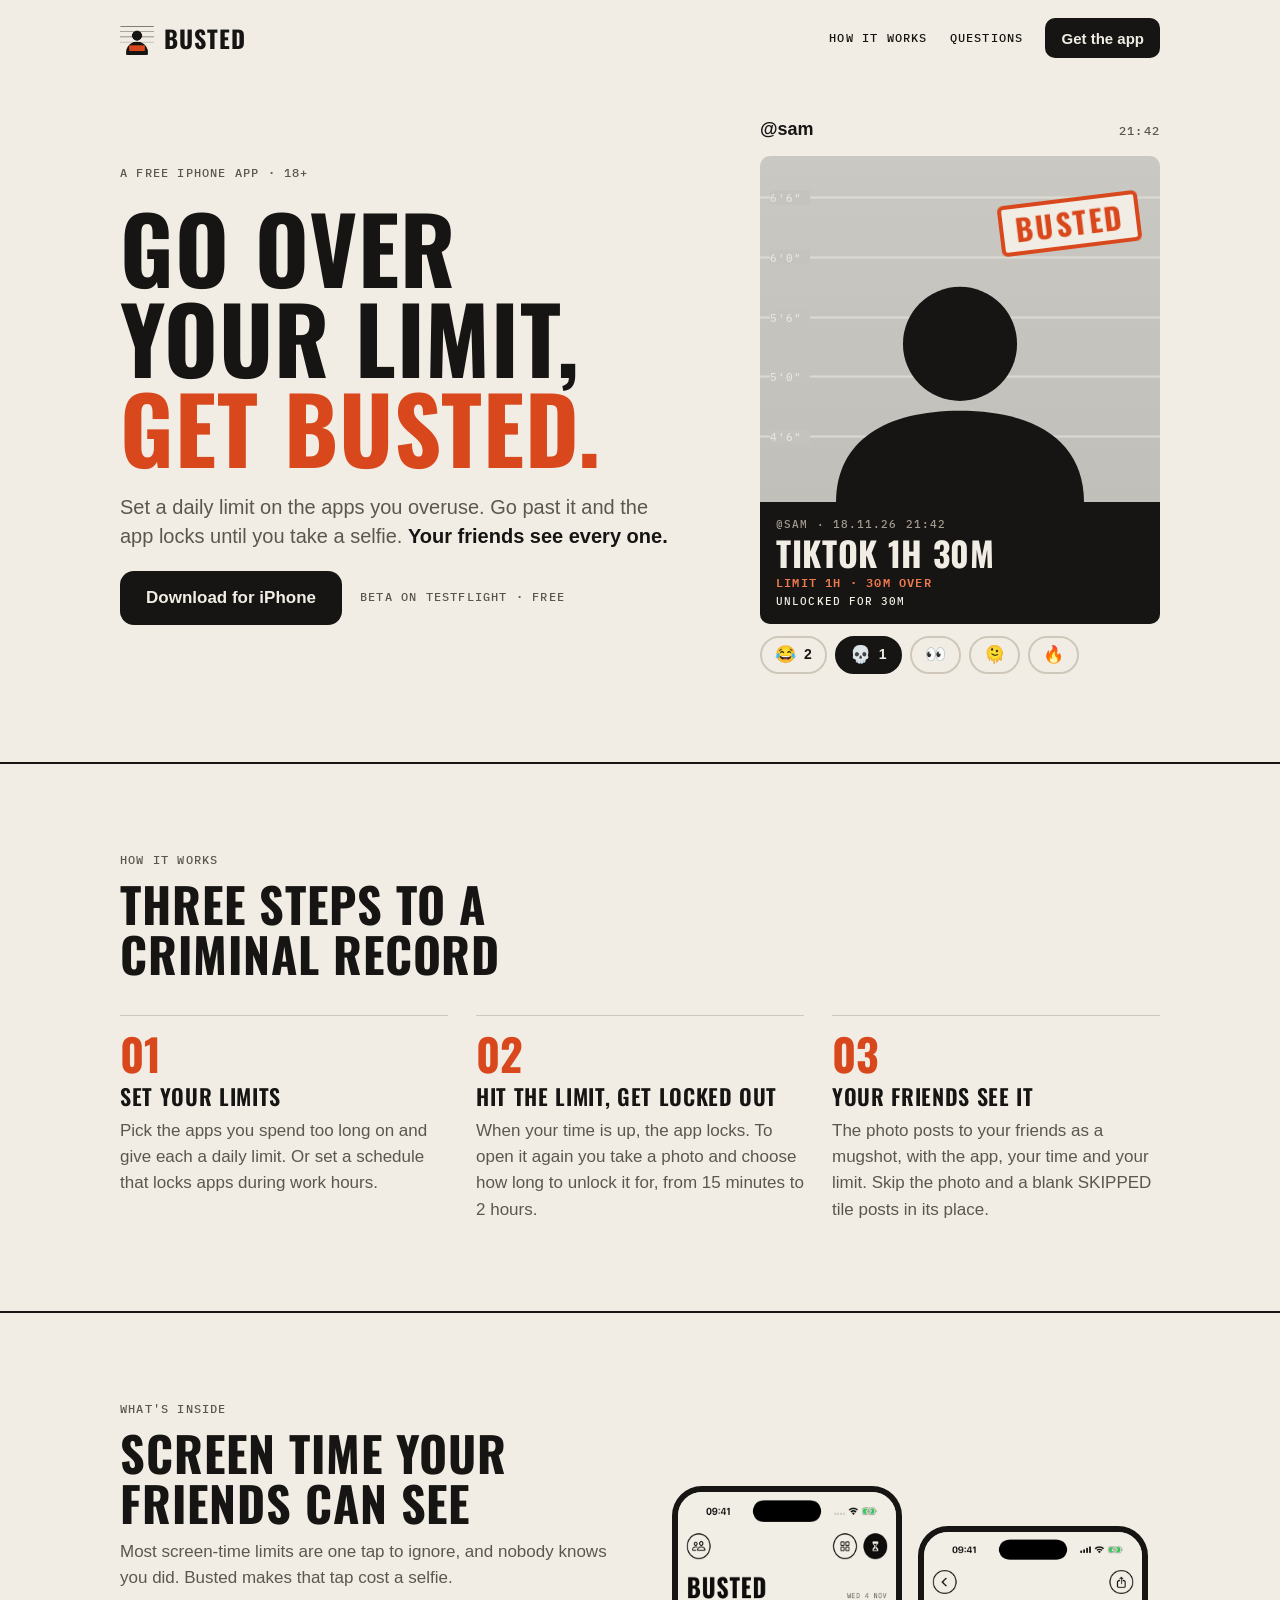
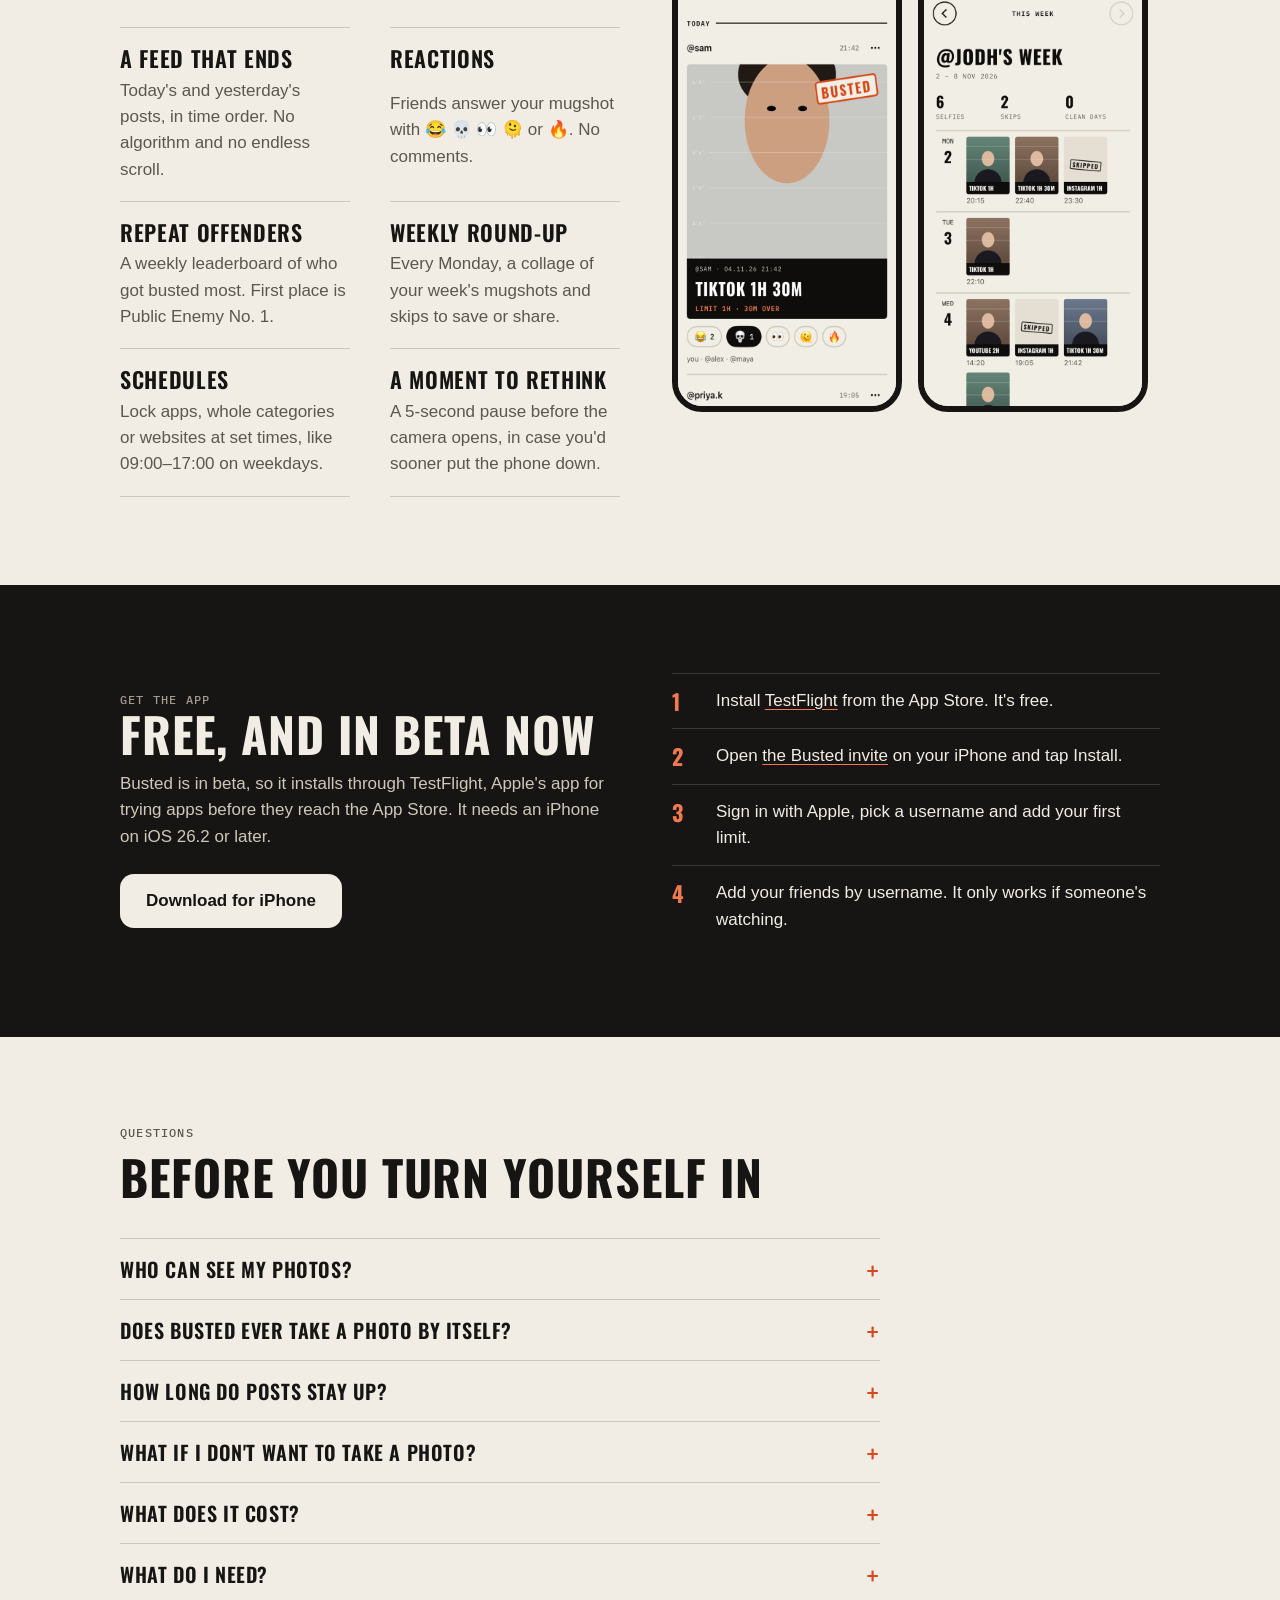
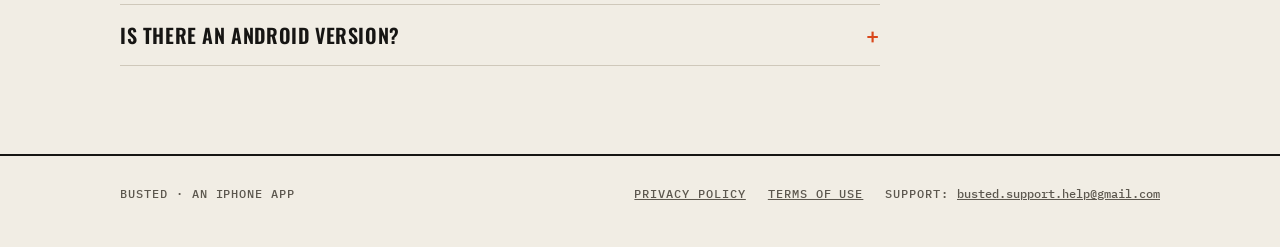
<file: index.html>
<!doctype html>
<html lang="en-GB">
<head>
  <meta charset="utf-8">
  <meta name="viewport" content="width=device-width, initial-scale=1, viewport-fit=cover">
  <title>Busted: go over your limit, get busted</title>
  <meta name="description" content="Busted is a free iPhone app. Go over your screen-time limit and the app locks until you take a selfie. Your friends see every one.">
  <meta name="theme-color" content="#F1EDE4">
  <meta property="og:type" content="website">
  <meta property="og:title" content="Busted: go over your limit, get busted">
  <meta property="og:description" content="Hit your screen-time limit and the app locks until you take a selfie. Your friends see every one. Free on iPhone.">
  <meta property="og:url" content="https://jodhrai.github.io/busted-legal/">
  <meta property="og:image" content="https://jodhrai.github.io/busted-legal/img/icon.png">
  <meta name="twitter:card" content="summary">
  <link rel="icon" href="img/icon.png">
  <link rel="apple-touch-icon" href="img/icon.png">
  <link rel="preconnect" href="https://fonts.googleapis.com">
  <link rel="preconnect" href="https://fonts.gstatic.com" crossorigin>
  <link href="https://fonts.googleapis.com/css2?family=IBM+Plex+Mono:wght@500;600&family=Oswald:wght@600;700&display=swap" rel="stylesheet">
  <link rel="stylesheet" href="home.css">
</head>
<body>

<!-- DOWNLOAD LINK: the TestFlight link appears 3 times on this page. Replace each
     with the App Store link once the app is released. -->

<header class="wrap top">
  <a class="brand" href="./"><img src="img/icon.png" alt="" width="34" height="34">Busted</a>
  <nav>
    <a class="hide-s" href="#how">How it works</a>
    <a class="hide-s" href="#faq">Questions</a>
    <a class="btn small" href="#download">Get the app</a>
  </nav>
</header>

<main>
  <div class="wrap hero">
    <div class="hero-copy">
      <p class="mono">A free iPhone app · 18+</p>
      <h1>Go over your limit, <span class="over">get busted.</span></h1>
      <p class="lede">Set a daily limit on the apps you overuse. Go past it and the app locks until you take a selfie. <strong>Your friends see every one.</strong></p>
      <div class="cta-row">
        <a class="btn" href="https://testflight.apple.com/join/edPQGeU7">Download for iPhone</a>
        <span class="mono">Beta on TestFlight · Free</span>
      </div>
    </div>

    <div class="post" role="img" aria-label="A Busted post: a mugshot of @sam stamped BUSTED. TikTok, 1 hour 30 minutes, limit 1 hour, 30 minutes over.">
      <div class="post-head"><b>@sam</b><span class="mono">21:42</span></div>
      <div class="mugshot" aria-hidden="true">
        <div class="chart">
          <span data-h="6'6&quot;"></span><span data-h="6'0&quot;"></span><span data-h="5'6&quot;"></span><span data-h="5'0&quot;"></span><span data-h="4'6&quot;"></span>
        </div>
        <svg class="suspect" viewBox="0 0 200 190" aria-hidden="true">
          <circle cx="100" cy="62" r="46" fill="#161513"/>
          <path d="M0 190 C0 140 40 116 100 116 C160 116 200 140 200 190 Z" fill="#161513"/>
        </svg>
        <div class="stamp">BUSTED</div>
        <div class="placard">
          <span class="who">@SAM · 18.11.26 21:42</span>
          <span class="what">TIKTOK 1H 30M</span>
          <span class="limit">LIMIT 1H · 30M OVER</span>
          <span class="unlocked">UNLOCKED FOR 30M</span>
        </div>
      </div>
      <div class="chips" aria-hidden="true">
        <span>😂 <small>2</small></span><span class="mine">💀 <small>1</small></span><span>👀</span><span>🫠</span><span>🔥</span>
      </div>
    </div>
  </div>

  <section id="how">
    <div class="wrap">
      <div class="sec-head">
        <p class="mono">How it works</p>
        <h2>Three steps to a criminal record</h2>
      </div>
      <ol class="steps">
        <li>
          <h3>Set your limits</h3>
          <p>Pick the apps you spend too long on and give each a daily limit. Or set a schedule that locks apps during work hours.</p>
        </li>
        <li>
          <h3>Hit the limit, get locked out</h3>
          <p>When your time is up, the app locks. To open it again you take a photo and choose how long to unlock it for, from 15 minutes to 2 hours.</p>
        </li>
        <li>
          <h3>Your friends see it</h3>
          <p>The photo posts to your friends as a mugshot, with the app, your time and your limit. Skip the photo and a blank SKIPPED tile posts in its place.</p>
        </li>
      </ol>
    </div>
  </section>

  <section>
    <div class="wrap split">
      <div>
        <div class="sec-head">
          <p class="mono">What's inside</p>
          <h2>Screen time your friends can see</h2>
          <p>Most screen-time limits are one tap to ignore, and nobody knows you did. Busted makes that tap cost a selfie.</p>
        </div>
        <div class="features">
          <div><h3>A feed that ends</h3><p>Today's and yesterday's posts, in time order. No algorithm and no endless scroll.</p></div>
          <div><h3>Reactions</h3><p>Friends answer your mugshot with 😂 💀 👀 🫠 or 🔥. No comments.</p></div>
          <div><h3>Repeat Offenders</h3><p>A weekly leaderboard of who got busted most. First place is Public Enemy No. 1.</p></div>
          <div><h3>Weekly round-up</h3><p>Every Monday, a collage of your week's mugshots and skips to save or share.</p></div>
          <div><h3>Schedules</h3><p>Lock apps, whole categories or websites at set times, like 09:00–17:00 on weekdays.</p></div>
          <div><h3>A moment to rethink</h3><p>A 5-second pause before the camera opens, in case you'd sooner put the phone down.</p></div>
        </div>
      </div>
      <div class="phones">
        <img src="img/feed.png" alt="The Busted feed, showing a friend's mugshot post for TikTok with reactions underneath" width="598" height="1300" loading="lazy">
        <img src="img/roundup.png" alt="The weekly round-up: a collage of one week's mugshots and skips, a row for each day" width="598" height="1300" loading="lazy">
      </div>
    </div>
  </section>

  <section class="download" id="download">
    <div class="wrap inner">
      <div>
        <p class="mono">Get the app</p>
        <h2>Free, and in beta now</h2>
        <p class="lede">Busted is in beta, so it installs through TestFlight, Apple's app for trying apps before they reach the App Store. It needs an iPhone on iOS 26.2 or later.</p>
        <div class="cta-row">
          <a class="btn on-ink" href="https://testflight.apple.com/join/edPQGeU7">Download for iPhone</a>
        </div>
      </div>
      <ol>
        <li><span>Install <a href="https://apps.apple.com/app/testflight/id899247664">TestFlight</a> from the App Store. It's free.</span></li>
        <li><span>Open <a href="https://testflight.apple.com/join/edPQGeU7">the Busted invite</a> on your iPhone and tap Install.</span></li>
        <li><span>Sign in with Apple, pick a username and add your first limit.</span></li>
        <li><span>Add your friends by username. It only works if someone's watching.</span></li>
      </ol>
    </div>
  </section>

  <section id="faq">
    <div class="wrap">
      <div class="sec-head">
        <p class="mono">Questions</p>
        <h2>Before you turn yourself in</h2>
      </div>
      <div class="faq">
        <details>
          <summary>Who can see my photos?</summary>
          <p>Only friends you've accepted. You add each other by exact username and both have to agree. There are no public profiles and no follower counts.</p>
        </details>
        <details>
          <summary>Does Busted ever take a photo by itself?</summary>
          <p>No. There's no background camera and no screen recording. You take every photo yourself, and you see it before it posts.</p>
        </details>
        <details>
          <summary>How long do posts stay up?</summary>
          <p>Friends see a post on the day it's made and the day after. After that only you can see it. You can delete any of your posts at any time, and deleting your account removes all your photos. The <a href="privacy/">privacy policy</a> has the detail.</p>
        </details>
        <details>
          <summary>What if I don't want to take a photo?</summary>
          <p>Tap Skip on the lock screen. The app unlocks for a short time and a blank SKIPPED tile posts to your friends, so they still know.</p>
        </details>
        <details>
          <summary>What does it cost?</summary>
          <p>Nothing. There are no payments, subscriptions or ads.</p>
        </details>
        <details>
          <summary>What do I need?</summary>
          <p>An iPhone on iOS 26.2 or later. You must be 18 or over. Busted uses Apple's Screen Time to lock apps, so it asks for Screen Time access when you set it up.</p>
        </details>
        <details>
          <summary>Is there an Android version?</summary>
          <p>Not at the moment. Busted is iPhone only.</p>
        </details>
      </div>
    </div>
  </section>
</main>

<footer>
  <div class="wrap">
    <span>Busted · an iPhone app</span>
    <nav>
      <a href="privacy/">Privacy Policy</a>
      <a href="terms/">Terms of Use</a>
      <span>Support: <a class="addr" href="mailto:busted.support.help@gmail.com">busted.support.help@gmail.com</a></span>
    </nav>
  </div>
</footer>

</body>
</html>
</file>
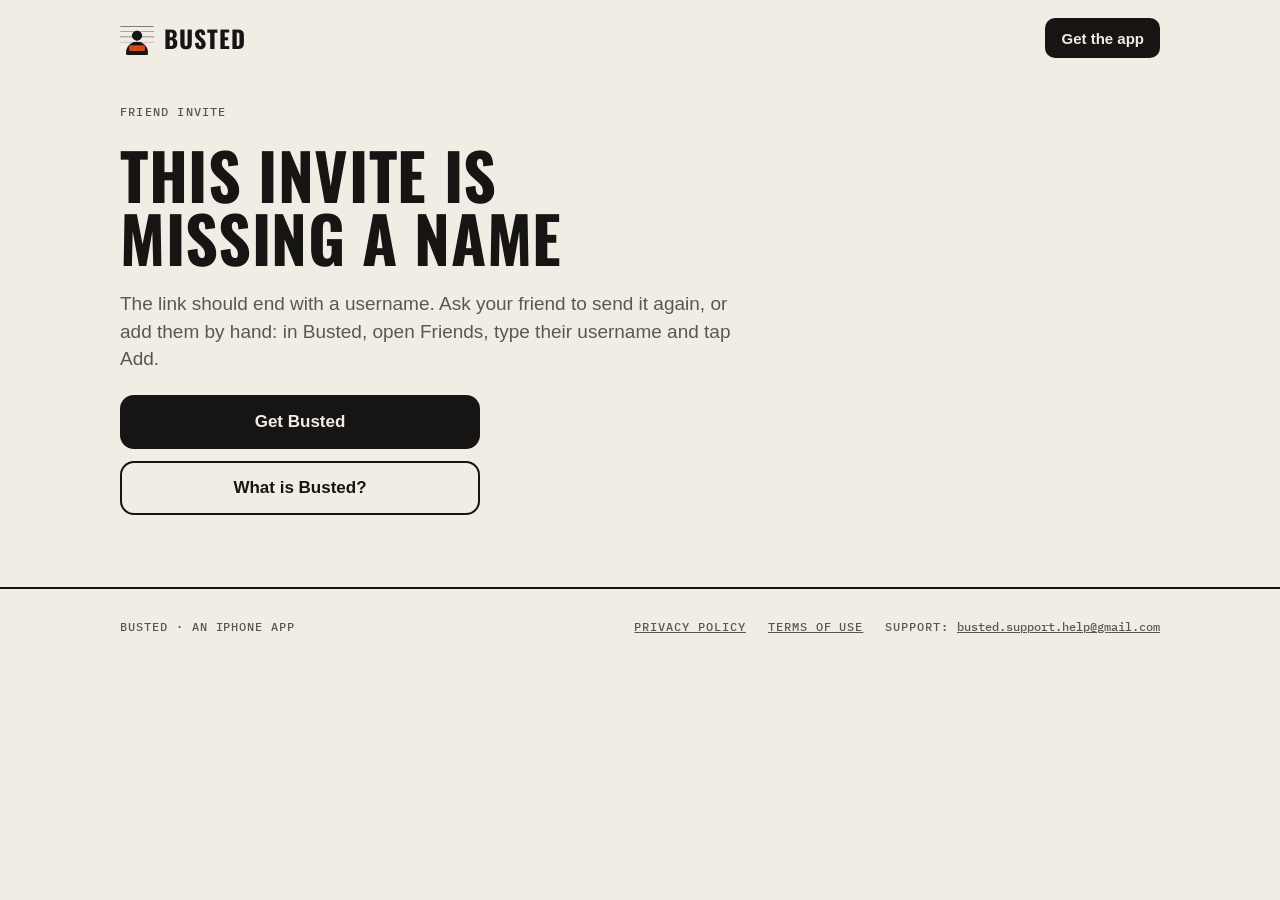
<file: add/index.html>
<!doctype html>
<html lang="en-GB">
<head>
  <meta charset="utf-8">
  <meta name="viewport" content="width=device-width, initial-scale=1, viewport-fit=cover">
  <title>Add a friend on Busted</title>
  <meta name="description" content="A friend invite for Busted, the iPhone app that locks your apps when you go over your limit until you take a selfie.">
  <meta name="robots" content="noindex">
  <meta name="theme-color" content="#F1EDE4">
  <meta property="og:type" content="website">
  <meta property="og:title" content="Add me on Busted">
  <meta property="og:description" content="Tap to add me as a friend on Busted: go over your screen-time limit and the app locks until you take a selfie your friends see.">
  <meta property="og:image" content="https://jodhrai.github.io/busted-legal/img/icon.png">
  <meta name="twitter:card" content="summary">
  <link rel="icon" href="../img/icon.png">
  <link rel="apple-touch-icon" href="../img/icon.png">
  <link rel="preconnect" href="https://fonts.googleapis.com">
  <link rel="preconnect" href="https://fonts.gstatic.com" crossorigin>
  <link href="https://fonts.googleapis.com/css2?family=IBM+Plex+Mono:wght@500;600&family=Oswald:wght@600;700&display=swap" rel="stylesheet">
  <link rel="stylesheet" href="../home.css">
  <style>
    /* Invite page only. One state shows at a time, chosen by the script below; with no
       script the page stays on "none". */
    .invite { display: grid; gap: 22px; justify-items: start; padding-block: 28px 72px; max-width: 640px; }
    .invite h1 { font-size: clamp(38px, 9vw, 64px); }
    .invite h1 .who { display: block; overflow-wrap: anywhere; }
    .invite h1 .who.long { font-size: 0.7em; line-height: 1.25; }
    .invite .lede { font-size: 19px; line-height: 1.45; color: var(--muted); }
    .invite .lede strong { color: var(--ink); font-weight: 600; }
    .invite .actions { display: grid; gap: 12px; width: 100%; max-width: 360px; }
    .invite .btn { width: 100%; }
    .btn.outline { background: transparent; color: var(--ink); box-shadow: inset 0 0 0 2px var(--ink); }
    .invite .small { font-size: 15px; line-height: 1.5; color: var(--muted); }
    .invite ol { margin: 0; padding-left: 1.3em; display: grid; gap: 8px; }
    .invite ol b { font-weight: 600; }
    [data-state="none"] .has-invite, [data-state="invite"] .no-invite { display: none; }
    [data-phone="no"] .on-iphone, [data-phone="yes"] .off-iphone { display: none; }
  </style>
</head>
<body data-state="none" data-phone="yes">

<!-- DOWNLOAD LINK: the TestFlight link appears twice on this page (and 3 times on the home
     page). Replace each with the App Store link once the app is released.

     How this page works: the Busted app shares links like .../add/#sam. The part after "#" is
     never sent to the server, so this site isn't told who is inviting whom. The script reads
     it, checks it against the app's username rules (3-20 of a-z, 0-9, "_" and "."), and points
     "Open in Busted" at busted://add/sam, which the app opens on Friends with the name ready.
     Keep the rule and the two link shapes in step with FriendInvite and UsernameRules in the
     app (Packages/BustedKit). -->

<header class="wrap top">
  <a class="brand" href="../"><img src="../img/icon.png" alt="" width="34" height="34">Busted</a>
  <nav>
    <a class="btn small" href="https://testflight.apple.com/join/edPQGeU7">Get the app</a>
  </nav>
</header>

<main class="wrap">
  <div class="invite has-invite">
    <p class="mono">Friend invite</p>
    <h1>Add <span class="who over" id="who"></span> on Busted</h1>
    <p class="lede">Busted locks your apps when you go over your limit, until you take a selfie. <strong>Your friends see every one.</strong></p>

    <div class="actions on-iphone">
      <a class="btn" id="open" href="../">Open in Busted</a>
      <a class="btn outline" href="https://testflight.apple.com/join/edPQGeU7">Get Busted</a>
    </div>
    <p class="small off-iphone"><strong>Busted is an iPhone app.</strong> Open this link on your iPhone to add <span class="who-inline"></span>.</p>

    <ol class="small on-iphone">
      <li><b>Have Busted?</b> Tap Open in Busted, then tap Add.</li>
      <li><b>New here?</b> Tap Get Busted and set it up, then open this link again.</li>
    </ol>
    <p class="small on-iphone">If Open in Busted does nothing, or Safari says the address is invalid, Busted isn't on this phone yet. You can also add them by hand: in Busted, open Friends and type <b class="who-plain"></b>.</p>
  </div>

  <div class="invite no-invite">
    <p class="mono">Friend invite</p>
    <h1>This invite is missing a name</h1>
    <p class="lede">The link should end with a username. Ask your friend to send it again, or add them by hand: in Busted, open Friends, type their username and tap Add.</p>
    <div class="actions">
      <a class="btn" href="https://testflight.apple.com/join/edPQGeU7">Get Busted</a>
      <a class="btn outline" href="../">What is Busted?</a>
    </div>
  </div>
</main>

<footer>
  <div class="wrap">
    <span>Busted · an iPhone app</span>
    <nav>
      <a href="../privacy/">Privacy Policy</a>
      <a href="../terms/">Terms of Use</a>
      <span>Support: <a class="addr" href="mailto:busted.support.help@gmail.com">busted.support.help@gmail.com</a></span>
    </nav>
  </div>
</footer>

<script>
(function () {
  // The app's username rules (UsernameRules in BustedKit).
  var RULE = /^[a-z0-9_.]{3,20}$/;

  function invited() {
    var raw = location.hash.slice(1);
    try { raw = decodeURIComponent(raw); } catch (e) { return null; }
    raw = raw.trim().replace(/^@+/, "").replace(/\/+$/, "").toLowerCase();
    return RULE.test(raw) ? raw : null;
  }

  function setText(selector, text) {
    var found = document.querySelectorAll(selector);
    for (var i = 0; i < found.length; i++) found[i].textContent = text;
  }

  function show() {
    var name = invited();
    document.body.setAttribute("data-state", name ? "invite" : "none");
    document.body.setAttribute("data-phone", /iPhone|iPod/.test(navigator.userAgent) ? "yes" : "no");
    if (!name) {
      document.title = "Add a friend on Busted";
      return;
    }
    // `name` has passed RULE, so it is safe in the link as it stands; text goes in as text.
    setText("#who", "@" + name);
    // Long names would break mid-word at full size on a phone.
    document.getElementById("who").className = "who over" + (name.length > 13 ? " long" : "");
    setText(".who-inline", "@" + name);
    setText(".who-plain", name);
    document.getElementById("open").setAttribute("href", "busted://add/" + name);
    document.title = "Add @" + name + " on Busted";
  }

  window.addEventListener("hashchange", show);
  show();
})();
</script>

</body>
</html>
</file>
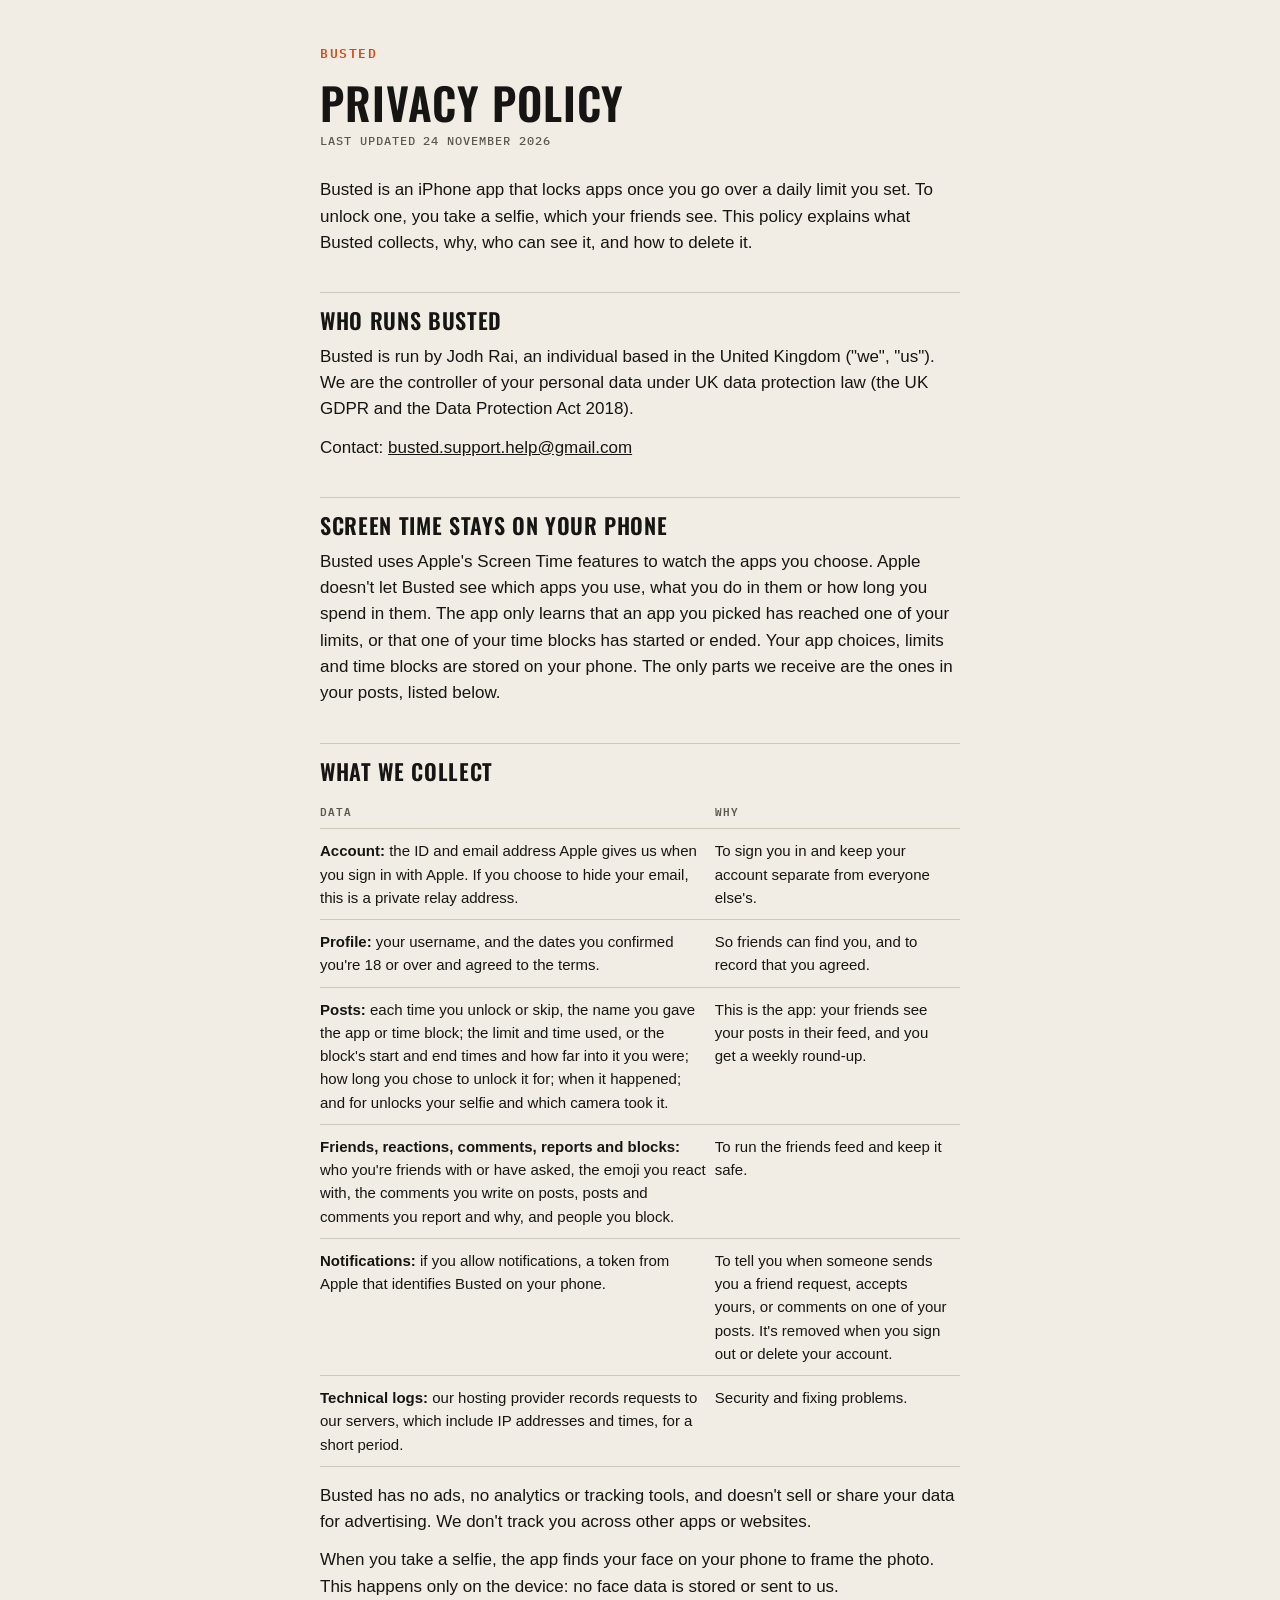
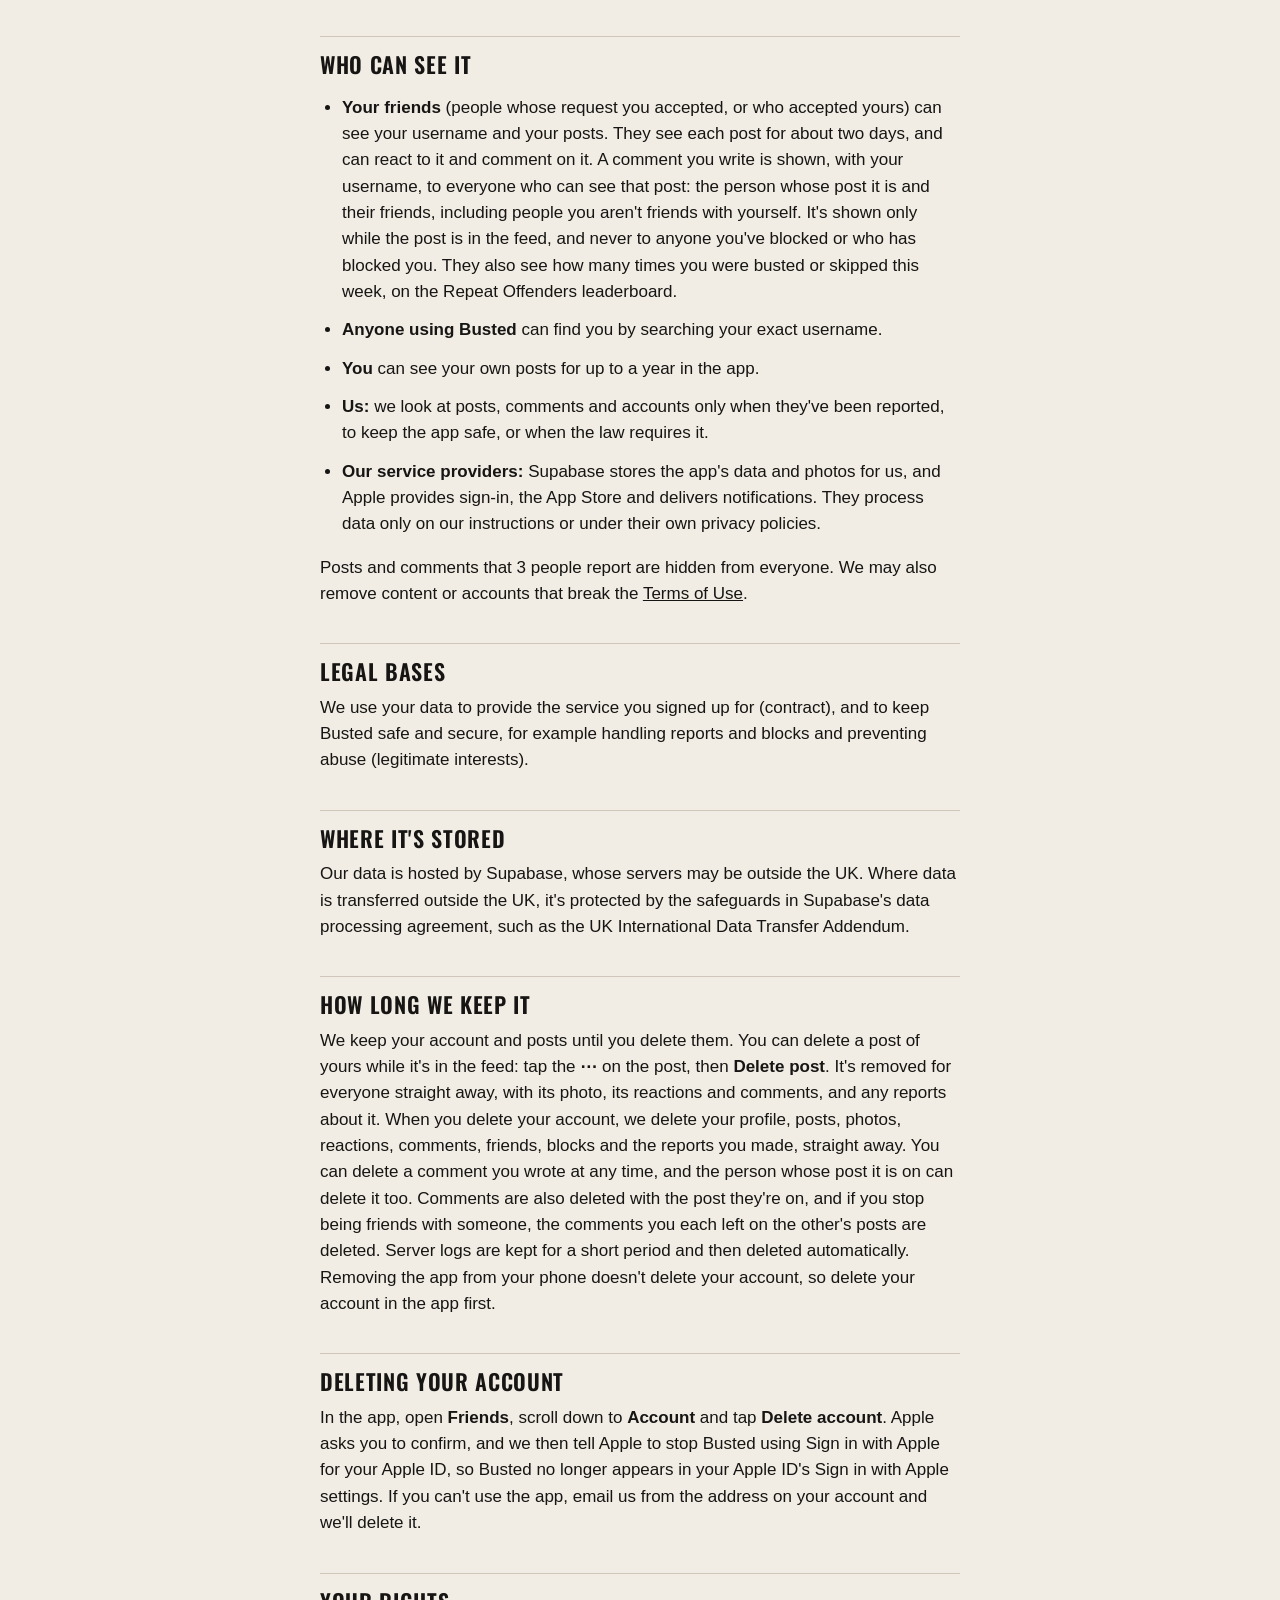
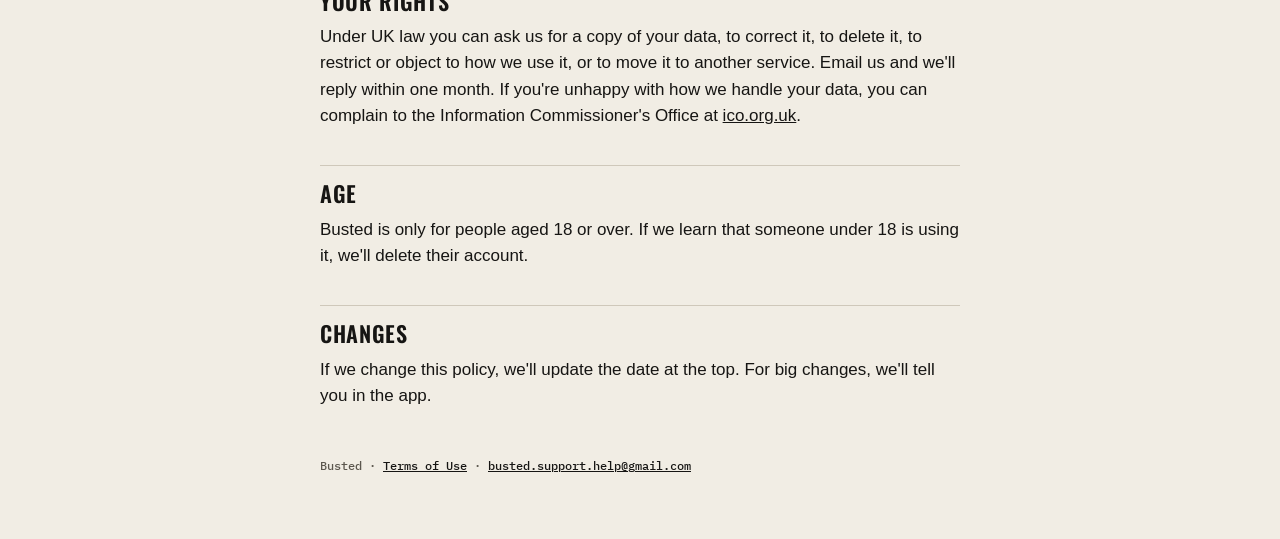
<file: privacy/index.html>
<!doctype html>
<html lang="en-GB">
<head>
  <meta charset="utf-8">
  <meta name="viewport" content="width=device-width, initial-scale=1">
  <title>Busted Privacy Policy</title>
  <meta name="description" content="What the Busted iPhone app collects, why, who sees it and how to delete it.">
  <link rel="preconnect" href="https://fonts.googleapis.com">
  <link rel="preconnect" href="https://fonts.gstatic.com" crossorigin>
  <link href="https://fonts.googleapis.com/css2?family=IBM+Plex+Mono:wght@500;600&family=Oswald:wght@600&display=swap" rel="stylesheet">
  <link rel="stylesheet" href="../style.css">
</head>
<body>
<main>
  <a class="brand" href="../">Busted</a>
  <h1>Privacy Policy</h1>
  <p class="meta">Last updated 24 November 2026</p>

  <p>Busted is an iPhone app that locks apps once you go over a daily limit you set. To unlock one, you take a selfie, which your friends see. This policy explains what Busted collects, why, who can see it, and how to delete it.</p>

  <h2>Who runs Busted</h2>
  <p>Busted is run by Jodh Rai, an individual based in the United Kingdom ("we", "us"). We are the controller of your personal data under UK data protection law (the UK GDPR and the Data Protection Act 2018).</p>
  <p>Contact: <a href="mailto:busted.support.help@gmail.com">busted.support.help@gmail.com</a></p>

  <h2>Screen Time stays on your phone</h2>
  <p>Busted uses Apple's Screen Time features to watch the apps you choose. Apple doesn't let Busted see which apps you use, what you do in them or how long you spend in them. The app only learns that an app you picked has reached one of your limits, or that one of your time blocks has started or ended. Your app choices, limits and time blocks are stored on your phone. The only parts we receive are the ones in your posts, listed below.</p>

  <h2>What we collect</h2>
  <table>
    <thead><tr><th>Data</th><th>Why</th></tr></thead>
    <tbody>
      <tr><td><strong>Account:</strong> the ID and email address Apple gives us when you sign in with Apple. If you choose to hide your email, this is a private relay address.</td><td>To sign you in and keep your account separate from everyone else's.</td></tr>
      <tr><td><strong>Profile:</strong> your username, and the dates you confirmed you're 18 or over and agreed to the terms.</td><td>So friends can find you, and to record that you agreed.</td></tr>
      <tr><td><strong>Posts:</strong> each time you unlock or skip, the name you gave the app or time block; the limit and time used, or the block's start and end times and how far into it you were; how long you chose to unlock it for; when it happened; and for unlocks your selfie and which camera took it.</td><td>This is the app: your friends see your posts in their feed, and you get a weekly round-up.</td></tr>
      <tr><td><strong>Friends, reactions, comments, reports and blocks:</strong> who you're friends with or have asked, the emoji you react with, the comments you write on posts, posts and comments you report and why, and people you block.</td><td>To run the friends feed and keep it safe.</td></tr>
      <tr><td><strong>Notifications:</strong> if you allow notifications, a token from Apple that identifies Busted on your phone.</td><td>To tell you when someone sends you a friend request, accepts yours, or comments on one of your posts. It's removed when you sign out or delete your account.</td></tr>
      <tr><td><strong>Technical logs:</strong> our hosting provider records requests to our servers, which include IP addresses and times, for a short period.</td><td>Security and fixing problems.</td></tr>
    </tbody>
  </table>
  <p>Busted has no ads, no analytics or tracking tools, and doesn't sell or share your data for advertising. We don't track you across other apps or websites.</p>
  <p>When you take a selfie, the app finds your face on your phone to frame the photo. This happens only on the device: no face data is stored or sent to us.</p>

  <h2>Who can see it</h2>
  <ul>
    <li><strong>Your friends</strong> (people whose request you accepted, or who accepted yours) can see your username and your posts. They see each post for about two days, and can react to it and comment on it. A comment you write is shown, with your username, to everyone who can see that post: the person whose post it is and their friends, including people you aren't friends with yourself. It's shown only while the post is in the feed, and never to anyone you've blocked or who has blocked you. They also see how many times you were busted or skipped this week, on the Repeat Offenders leaderboard.</li>
    <li><strong>Anyone using Busted</strong> can find you by searching your exact username.</li>
    <li><strong>You</strong> can see your own posts for up to a year in the app.</li>
    <li><strong>Us:</strong> we look at posts, comments and accounts only when they've been reported, to keep the app safe, or when the law requires it.</li>
    <li><strong>Our service providers:</strong> Supabase stores the app's data and photos for us, and Apple provides sign-in, the App Store and delivers notifications. They process data only on our instructions or under their own privacy policies.</li>
  </ul>
  <p>Posts and comments that 3 people report are hidden from everyone. We may also remove content or accounts that break the <a href="../terms/">Terms of Use</a>.</p>

  <h2>Legal bases</h2>
  <p>We use your data to provide the service you signed up for (contract), and to keep Busted safe and secure, for example handling reports and blocks and preventing abuse (legitimate interests).</p>

  <h2>Where it's stored</h2>
  <p>Our data is hosted by Supabase, whose servers may be outside the UK. Where data is transferred outside the UK, it's protected by the safeguards in Supabase's data processing agreement, such as the UK International Data Transfer Addendum.</p>

  <h2>How long we keep it</h2>
  <p>We keep your account and posts until you delete them. You can delete a post of yours while it's in the feed: tap the <strong>⋯</strong> on the post, then <strong>Delete post</strong>. It's removed for everyone straight away, with its photo, its reactions and comments, and any reports about it. When you delete your account, we delete your profile, posts, photos, reactions, comments, friends, blocks and the reports you made, straight away. You can delete a comment you wrote at any time, and the person whose post it is on can delete it too. Comments are also deleted with the post they're on, and if you stop being friends with someone, the comments you each left on the other's posts are deleted. Server logs are kept for a short period and then deleted automatically. Removing the app from your phone doesn't delete your account, so delete your account in the app first.</p>

  <h2>Deleting your account</h2>
  <p>In the app, open <strong>Friends</strong>, scroll down to <strong>Account</strong> and tap <strong>Delete account</strong>. Apple asks you to confirm, and we then tell Apple to stop Busted using Sign in with Apple for your Apple ID, so Busted no longer appears in your Apple ID's Sign in with Apple settings. If you can't use the app, email us from the address on your account and we'll delete it.</p>

  <h2>Your rights</h2>
  <p>Under UK law you can ask us for a copy of your data, to correct it, to delete it, to restrict or object to how we use it, or to move it to another service. Email us and we'll reply within one month. If you're unhappy with how we handle your data, you can complain to the Information Commissioner's Office at <a href="https://ico.org.uk">ico.org.uk</a>.</p>

  <h2>Age</h2>
  <p>Busted is only for people aged 18 or over. If we learn that someone under 18 is using it, we'll delete their account.</p>

  <h2>Changes</h2>
  <p>If we change this policy, we'll update the date at the top. For big changes, we'll tell you in the app.</p>

  <footer>Busted · <a href="../terms/">Terms of Use</a> · <a href="mailto:busted.support.help@gmail.com">busted.support.help@gmail.com</a></footer>
</main>
</body>
</html>
</file>
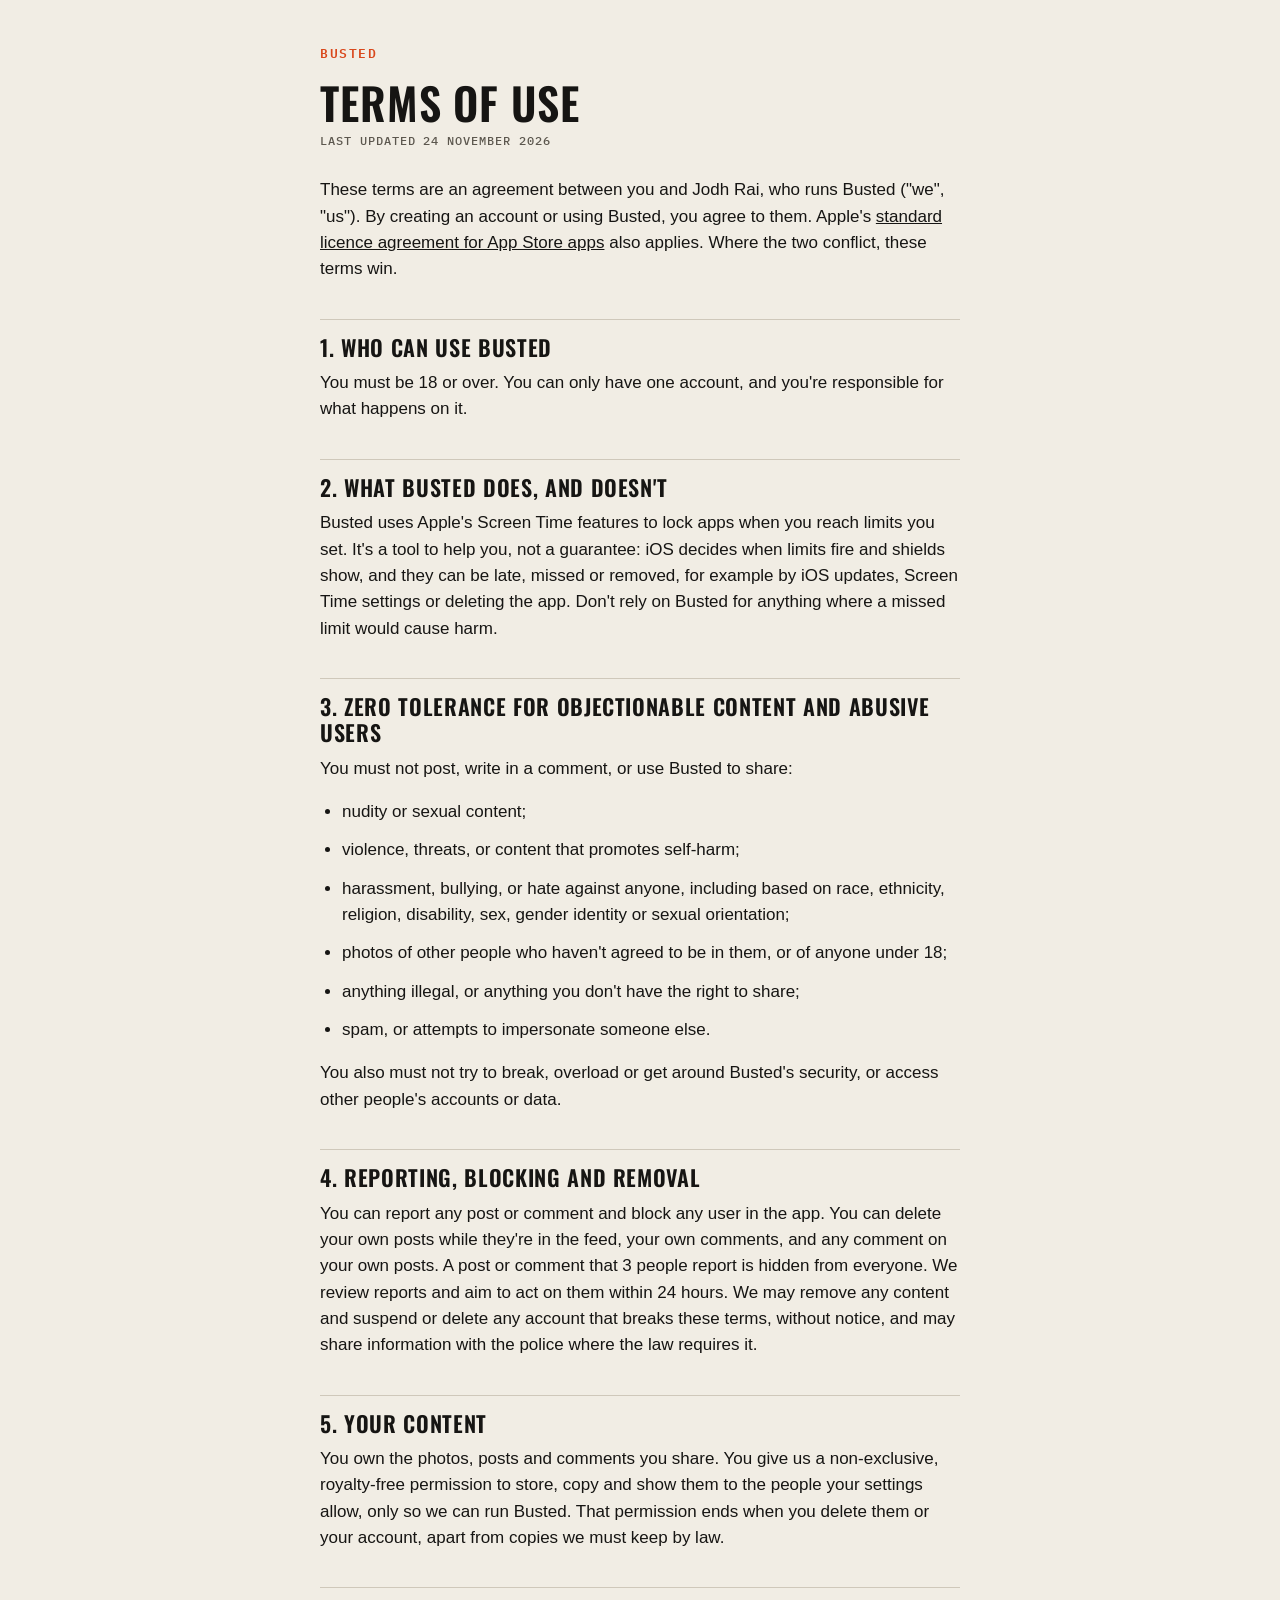
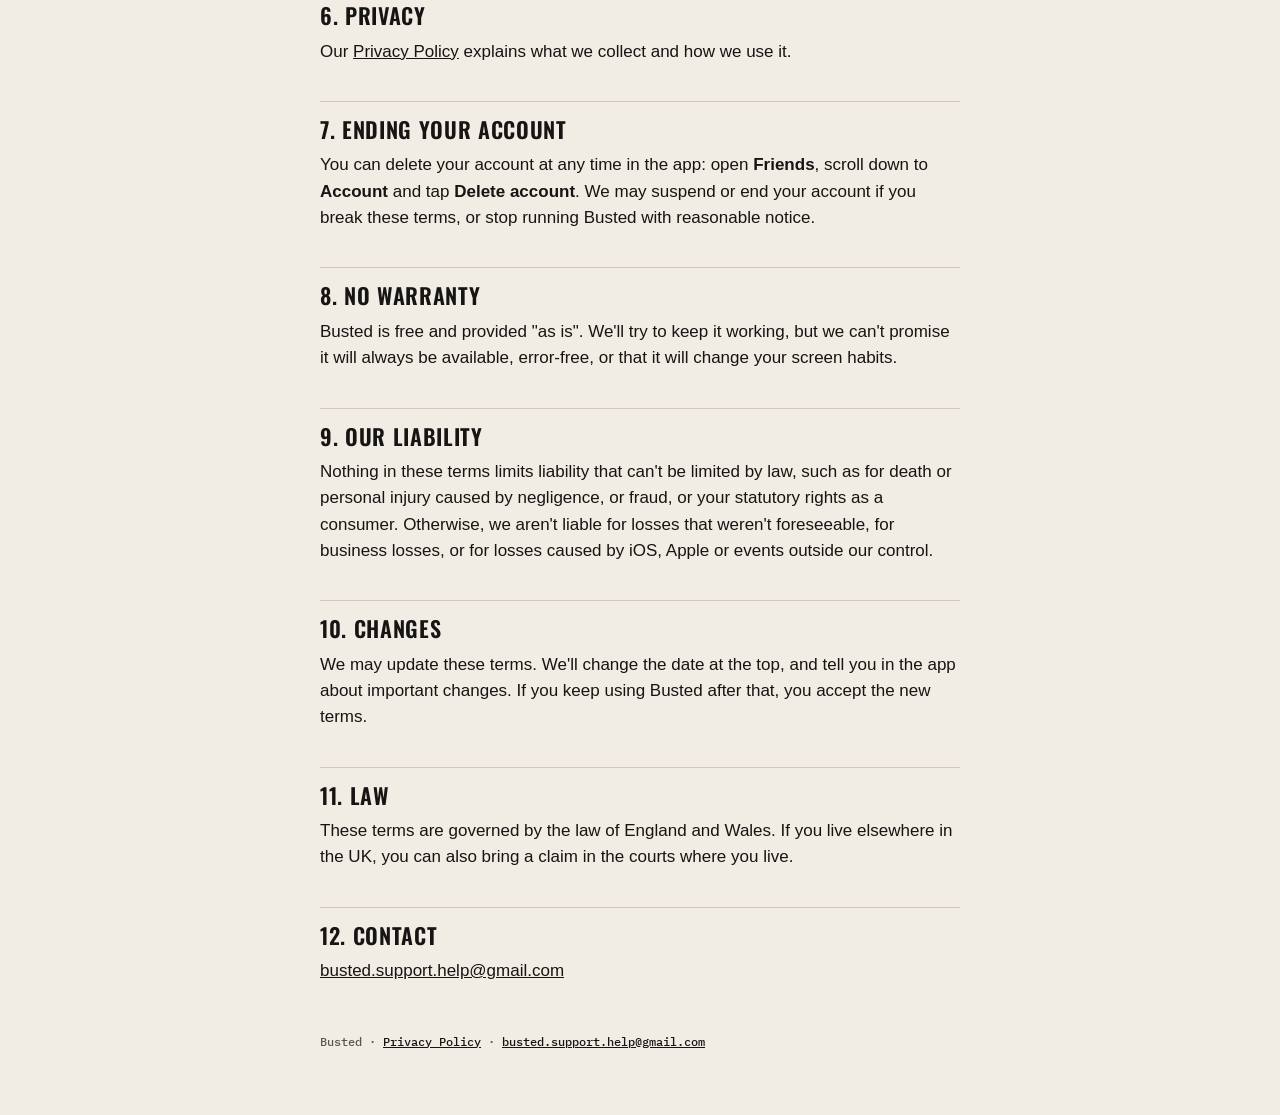
<file: terms/index.html>
<!doctype html>
<html lang="en-GB">
<head>
  <meta charset="utf-8">
  <meta name="viewport" content="width=device-width, initial-scale=1">
  <title>Busted Terms of Use</title>
  <meta name="description" content="The rules for using the Busted iPhone app.">
  <link rel="preconnect" href="https://fonts.googleapis.com">
  <link rel="preconnect" href="https://fonts.gstatic.com" crossorigin>
  <link href="https://fonts.googleapis.com/css2?family=IBM+Plex+Mono:wght@500;600&family=Oswald:wght@600&display=swap" rel="stylesheet">
  <link rel="stylesheet" href="../style.css">
</head>
<body>
<main>
  <a class="brand" href="../">Busted</a>
  <h1>Terms of Use</h1>
  <p class="meta">Last updated 24 November 2026</p>

  <p>These terms are an agreement between you and Jodh Rai, who runs Busted ("we", "us"). By creating an account or using Busted, you agree to them. Apple's <a href="https://www.apple.com/legal/internet-services/itunes/dev/stdeula/">standard licence agreement for App Store apps</a> also applies. Where the two conflict, these terms win.</p>

  <h2>1. Who can use Busted</h2>
  <p>You must be 18 or over. You can only have one account, and you're responsible for what happens on it.</p>

  <h2>2. What Busted does, and doesn't</h2>
  <p>Busted uses Apple's Screen Time features to lock apps when you reach limits you set. It's a tool to help you, not a guarantee: iOS decides when limits fire and shields show, and they can be late, missed or removed, for example by iOS updates, Screen Time settings or deleting the app. Don't rely on Busted for anything where a missed limit would cause harm.</p>

  <h2>3. Zero tolerance for objectionable content and abusive users</h2>
  <p>You must not post, write in a comment, or use Busted to share:</p>
  <ul>
    <li>nudity or sexual content;</li>
    <li>violence, threats, or content that promotes self-harm;</li>
    <li>harassment, bullying, or hate against anyone, including based on race, ethnicity, religion, disability, sex, gender identity or sexual orientation;</li>
    <li>photos of other people who haven't agreed to be in them, or of anyone under 18;</li>
    <li>anything illegal, or anything you don't have the right to share;</li>
    <li>spam, or attempts to impersonate someone else.</li>
  </ul>
  <p>You also must not try to break, overload or get around Busted's security, or access other people's accounts or data.</p>

  <h2>4. Reporting, blocking and removal</h2>
  <p>You can report any post or comment and block any user in the app. You can delete your own posts while they're in the feed, your own comments, and any comment on your own posts. A post or comment that 3 people report is hidden from everyone. We review reports and aim to act on them within 24 hours. We may remove any content and suspend or delete any account that breaks these terms, without notice, and may share information with the police where the law requires it.</p>

  <h2>5. Your content</h2>
  <p>You own the photos, posts and comments you share. You give us a non-exclusive, royalty-free permission to store, copy and show them to the people your settings allow, only so we can run Busted. That permission ends when you delete them or your account, apart from copies we must keep by law.</p>

  <h2>6. Privacy</h2>
  <p>Our <a href="../privacy/">Privacy Policy</a> explains what we collect and how we use it.</p>

  <h2>7. Ending your account</h2>
  <p>You can delete your account at any time in the app: open <strong>Friends</strong>, scroll down to <strong>Account</strong> and tap <strong>Delete account</strong>. We may suspend or end your account if you break these terms, or stop running Busted with reasonable notice.</p>

  <h2>8. No warranty</h2>
  <p>Busted is free and provided "as is". We'll try to keep it working, but we can't promise it will always be available, error-free, or that it will change your screen habits.</p>

  <h2>9. Our liability</h2>
  <p>Nothing in these terms limits liability that can't be limited by law, such as for death or personal injury caused by negligence, or fraud, or your statutory rights as a consumer. Otherwise, we aren't liable for losses that weren't foreseeable, for business losses, or for losses caused by iOS, Apple or events outside our control.</p>

  <h2>10. Changes</h2>
  <p>We may update these terms. We'll change the date at the top, and tell you in the app about important changes. If you keep using Busted after that, you accept the new terms.</p>

  <h2>11. Law</h2>
  <p>These terms are governed by the law of England and Wales. If you live elsewhere in the UK, you can also bring a claim in the courts where you live.</p>

  <h2>12. Contact</h2>
  <p><a href="mailto:busted.support.help@gmail.com">busted.support.help@gmail.com</a></p>

  <footer>Busted · <a href="../privacy/">Privacy Policy</a> · <a href="mailto:busted.support.help@gmail.com">busted.support.help@gmail.com</a></footer>
</main>
</body>
</html>
</file>
<file: home.css>
/* Home page only. Privacy and terms use style.css.
   Layout: paper page, one mugshot as the hero, ink band for the download. */
:root {
  --paper: #F1EDE4;
  --paper-deep: #E4DED2;
  --line: #CFC8BA;
  --placeholder: #A39B8D;
  --muted: #5C574E;
  --ink: #161513;
  --evidence: #D9481C;
  --evidence-on-ink: #F07A4F;
  --display: "Oswald", Impact, "Arial Narrow", sans-serif;
  --mono: "IBM Plex Mono", ui-monospace, Menlo, monospace;
  --body: -apple-system, BlinkMacSystemFont, "Segoe UI", Roboto, sans-serif;
}

* { box-sizing: border-box; }
html { scroll-behavior: smooth; }
body {
  margin: 0;
  background: var(--paper);
  color: var(--ink);
  font: 17px/1.55 var(--body);
  -webkit-font-smoothing: antialiased;
}
img { max-width: 100%; display: block; }
a { color: inherit; }
a:focus-visible, summary:focus-visible { outline: 3px solid var(--evidence); outline-offset: 3px; }

.wrap {
  max-width: 1080px;
  margin: 0 auto;
  padding-left: max(20px, env(safe-area-inset-left, 0px));
  padding-right: max(20px, env(safe-area-inset-right, 0px));
}

h1, h2, h3 { font-family: var(--display); text-transform: uppercase; margin: 0; text-wrap: balance; }
h1 { font-weight: 700; font-size: clamp(46px, 8.4vw, 92px); line-height: 0.98; letter-spacing: 0.01em; }
h2 { font-weight: 700; font-size: clamp(32px, 5vw, 48px); line-height: 1.05; letter-spacing: 0.02em; }
h3 { font-weight: 600; font-size: 22px; line-height: 1.15; letter-spacing: 0.03em; }
p { margin: 0; }
.mono {
  font: 500 12px/1.4 var(--mono);
  letter-spacing: 0.1em;
  text-transform: uppercase;
  color: var(--muted);
}
.over { color: var(--evidence); }

/* Header */
.top { display: flex; align-items: center; justify-content: space-between; gap: 16px; padding-block: 18px; }
.brand { display: flex; align-items: center; gap: 10px; text-decoration: none; font: 700 24px/1 var(--display); letter-spacing: 0.04em; text-transform: uppercase; }
.brand img { width: 34px; height: 34px; border-radius: 8px; }
.top nav { display: flex; align-items: center; gap: 22px; }
.top nav a { font: 500 12px/1 var(--mono); letter-spacing: 0.1em; text-transform: uppercase; text-decoration: none; }
.top nav a:hover { text-decoration: underline; }
.top nav .hide-s { display: none; }

/* Buttons */
.btn {
  display: inline-flex; align-items: center; justify-content: center; gap: 10px;
  min-height: 54px; padding: 0 26px;
  background: var(--ink); color: var(--paper);
  border-radius: 14px; text-decoration: none;
  font: 600 17px/1 var(--body);
  transition: transform .12s ease;
}
.btn:hover { transform: translateY(-2px); }
.btn.small { min-height: 40px; padding: 0 16px; border-radius: 10px; font-size: 15px; }
.btn.on-ink { background: var(--paper); color: var(--ink); }
.top nav a.btn { font: 600 15px/1 var(--body); letter-spacing: 0; text-transform: none; text-decoration: none; }

/* Hero */
.hero { display: grid; gap: 40px; padding-block: 28px 64px; align-items: center; }
.hero-copy { display: grid; gap: 20px; justify-items: start; min-width: 0; }
.hero-copy .lede { font-size: 20px; line-height: 1.45; max-width: 30em; color: var(--muted); }
.hero-copy .lede strong { color: var(--ink); font-weight: 600; }
.cta-row { display: flex; flex-wrap: wrap; align-items: center; gap: 14px 18px; }

/* The mugshot post, drawn to match the app */
.post { width: 100%; max-width: 400px; justify-self: center; display: grid; gap: 12px; }
.post-head { display: flex; justify-content: space-between; align-items: baseline; }
.post-head b { font-weight: 600; font-size: 18px; }
.mugshot {
  position: relative; aspect-ratio: 1 / 1.17; overflow: hidden;
  border-radius: 10px;
  background: linear-gradient(#C9C8C3, #BDBCB6);
}
.chart { position: absolute; inset: 0 0 26% 0; display: grid; align-content: space-evenly; }
.chart span {
  display: block; border-top: 2px solid rgba(241, 237, 228, .55);
  font: 500 11px/1 var(--mono); letter-spacing: 0.1em; color: rgba(241, 237, 228, .8);
  padding: 0 0 0 10px; transform: translateY(-50%);
}
.chart span::before { content: attr(data-h); background: #C4C3BD; padding-right: 8px; position: relative; top: -6px; }
.suspect { position: absolute; left: 50%; bottom: 26%; width: 62%; transform: translateX(-50%); }
.stamp {
  position: absolute; top: 9%; right: 5%;
  font: 700 clamp(22px, 6vw, 30px)/1 var(--display); letter-spacing: 0.08em;
  color: var(--evidence); background: var(--paper);
  border: 4px solid var(--evidence); border-radius: 6px;
  padding: 6px 12px 7px; transform: rotate(-7deg);
}
.placard {
  position: absolute; inset: auto 0 0 0; min-height: 26%;
  background: var(--ink); color: var(--paper);
  padding: 12px 16px 13px; display: grid; gap: 4px; align-content: center;
}
.placard .who { font: 500 11px/1.3 var(--mono); letter-spacing: 0.1em; color: var(--placeholder); }
.placard .what { font: 700 clamp(26px, 7.4vw, 34px)/1.05 var(--display); letter-spacing: 0.02em; }
.placard .limit { font: 600 12px/1.3 var(--mono); letter-spacing: 0.1em; color: var(--evidence-on-ink); }
.placard .unlocked { font: 500 11px/1.3 var(--mono); letter-spacing: 0.1em; }
.chips { display: flex; flex-wrap: wrap; gap: 8px; }
.chips span {
  display: inline-flex; align-items: center; gap: 8px;
  height: 38px; padding: 0 13px; border: 2px solid var(--line); border-radius: 19px;
  font-size: 17px; font-variant-numeric: tabular-nums;
}
.chips span.mine { background: var(--ink); border-color: var(--ink); color: var(--paper); }
.chips small { font-size: 14px; font-weight: 600; }

@media (prefers-reduced-motion: no-preference) {
  .stamp { animation: stamp .45s cubic-bezier(.2, 1.4, .4, 1) .5s both; }
  @keyframes stamp { from { transform: rotate(-7deg) scale(2.2); opacity: 0; } }
}

/* Sections */
section { padding-block: 64px; border-top: 2px solid var(--ink); }
.sec-head { display: grid; gap: 10px; margin-bottom: 36px; max-width: 40em; }
.sec-head p:not(.mono) { color: var(--muted); }

.steps { list-style: none; margin: 0; padding: 0; display: grid; gap: 28px; counter-reset: step; }
.steps li { display: grid; gap: 8px; align-content: start; padding-top: 16px; border-top: 1px solid var(--line); counter-increment: step; }
.steps li::before { content: "0" counter(step); font: 700 44px/1 var(--display); color: var(--evidence); }
.steps p { color: var(--muted); }

.split { display: grid; gap: 40px; align-items: center; }
.phones { display: flex; gap: 16px; justify-content: center; }
.phones img {
  width: min(46%, 250px); height: auto;
  border: 6px solid var(--ink); border-radius: 30px;
}
.phones img + img { margin-top: 40px; }

.features { display: grid; gap: 0; }
.features div { display: grid; gap: 6px; padding-block: 18px; border-top: 1px solid var(--line); }
.features div:last-child { border-bottom: 1px solid var(--line); }
.features p { color: var(--muted); }

/* Download band */
.download { background: var(--ink); color: var(--paper); border-top: 0; }
.download .inner { display: grid; gap: 32px; align-items: center; }
.download .mono { color: var(--placeholder); }
.download .lede { color: var(--line); max-width: 30em; margin-top: 12px; }
.download ol { margin: 0; padding: 0; list-style: none; display: grid; gap: 0; counter-reset: dl; }
.download ol li {
  counter-increment: dl; display: grid; grid-template-columns: 36px 1fr; gap: 8px;
  padding-block: 14px; border-top: 1px solid #3A3833;
}
.download ol li::before { content: counter(dl); font: 700 22px/1.2 var(--display); color: var(--evidence-on-ink); }
.download ol a { text-decoration-color: var(--evidence-on-ink); text-underline-offset: 3px; }
.download .cta-row { margin-top: 24px; }

/* FAQ */
.faq { max-width: 760px; }
details { border-top: 1px solid var(--line); }
details:last-child { border-bottom: 1px solid var(--line); }
summary {
  cursor: pointer; list-style: none; padding-block: 18px;
  display: flex; justify-content: space-between; gap: 16px; align-items: baseline;
  font: 600 20px/1.2 var(--display); letter-spacing: 0.03em; text-transform: uppercase;
}
summary::-webkit-details-marker { display: none; }
summary::after { content: "+"; font: 500 22px/1 var(--mono); color: var(--evidence); }
details[open] summary::after { content: "–"; }
details p { padding-bottom: 20px; color: var(--muted); max-width: 38em; }

/* Footer */
footer { border-top: 2px solid var(--ink); padding-block: 28px 44px; }
footer .wrap { display: flex; flex-wrap: wrap; gap: 14px 28px; justify-content: space-between; }
footer, footer a { font: 500 12px/1.6 var(--mono); letter-spacing: 0.08em; text-transform: uppercase; color: var(--muted); }
footer nav { display: flex; flex-wrap: wrap; gap: 8px 22px; }
footer .addr { text-transform: none; letter-spacing: 0; }

@media (min-width: 700px) {
  .top nav .hide-s { display: inline; }
  .steps { grid-template-columns: repeat(3, 1fr); }
  .features { grid-template-columns: 1fr 1fr; column-gap: 40px; }
  .features div:nth-last-child(2) { border-bottom: 1px solid var(--line); }
}
@media (min-width: 900px) {
  .hero { grid-template-columns: 1.15fr 0.85fr; gap: 56px; padding-block: 40px 88px; }
  .post { justify-self: end; }
  .split { grid-template-columns: 1fr 1fr; }
  .download .inner { grid-template-columns: 1fr 1fr; gap: 64px; }
  section { padding-block: 88px; }
}
</file>
<file: style.css>
:root {
  --paper: #F1EDE4;
  --paper-deep: #E4DED2;
  --line: #CFC8BA;
  --muted: #5C574E;
  --ink: #161513;
  --evidence: #D9481C;
}

* { box-sizing: border-box; }

body {
  margin: 0;
  background: var(--paper);
  color: var(--ink);
  font: 17px/1.55 -apple-system, BlinkMacSystemFont, "Segoe UI", Roboto, sans-serif;
}

main {
  max-width: 680px;
  margin: 0 auto;
  padding: 40px 20px 64px;
}

.brand {
  font: 600 13px/1 "IBM Plex Mono", ui-monospace, monospace;
  letter-spacing: 0.12em;
  text-transform: uppercase;
  color: var(--evidence);
  text-decoration: none;
}

h1 {
  font: 600 44px/1.05 "Oswald", Impact, sans-serif;
  letter-spacing: 0.02em;
  text-transform: uppercase;
  margin: 14px 0 6px;
}

h2 {
  font: 600 22px/1.2 "Oswald", Impact, sans-serif;
  letter-spacing: 0.03em;
  text-transform: uppercase;
  margin: 36px 0 10px;
  padding-top: 14px;
  border-top: 1px solid var(--line);
}

.meta {
  font: 500 12px/1.4 "IBM Plex Mono", ui-monospace, monospace;
  letter-spacing: 0.08em;
  text-transform: uppercase;
  color: var(--muted);
  margin: 0 0 28px;
}

p, li { margin: 0 0 12px; }
ul { padding-left: 22px; }
a { color: var(--ink); }
strong { font-weight: 600; }

table {
  width: 100%;
  border-collapse: collapse;
  margin: 8px 0 16px;
  font-size: 15px;
}
th, td {
  text-align: left;
  vertical-align: top;
  padding: 10px 8px 10px 0;
  border-bottom: 1px solid var(--line);
}
th {
  font: 600 11px/1.3 "IBM Plex Mono", ui-monospace, monospace;
  letter-spacing: 0.08em;
  text-transform: uppercase;
  color: var(--muted);
}

.links { list-style: none; padding: 0; }
.links li { border-top: 1px solid var(--line); padding: 16px 0; margin: 0; }
.links a { font: 600 24px/1 "Oswald", Impact, sans-serif; text-transform: uppercase; text-decoration: none; }

footer {
  margin-top: 48px;
  font: 500 12px/1.5 "IBM Plex Mono", ui-monospace, monospace;
  color: var(--muted);
}

@media (max-width: 480px) {
  h1 { font-size: 36px; }
  table { font-size: 14px; }
}
</file>
